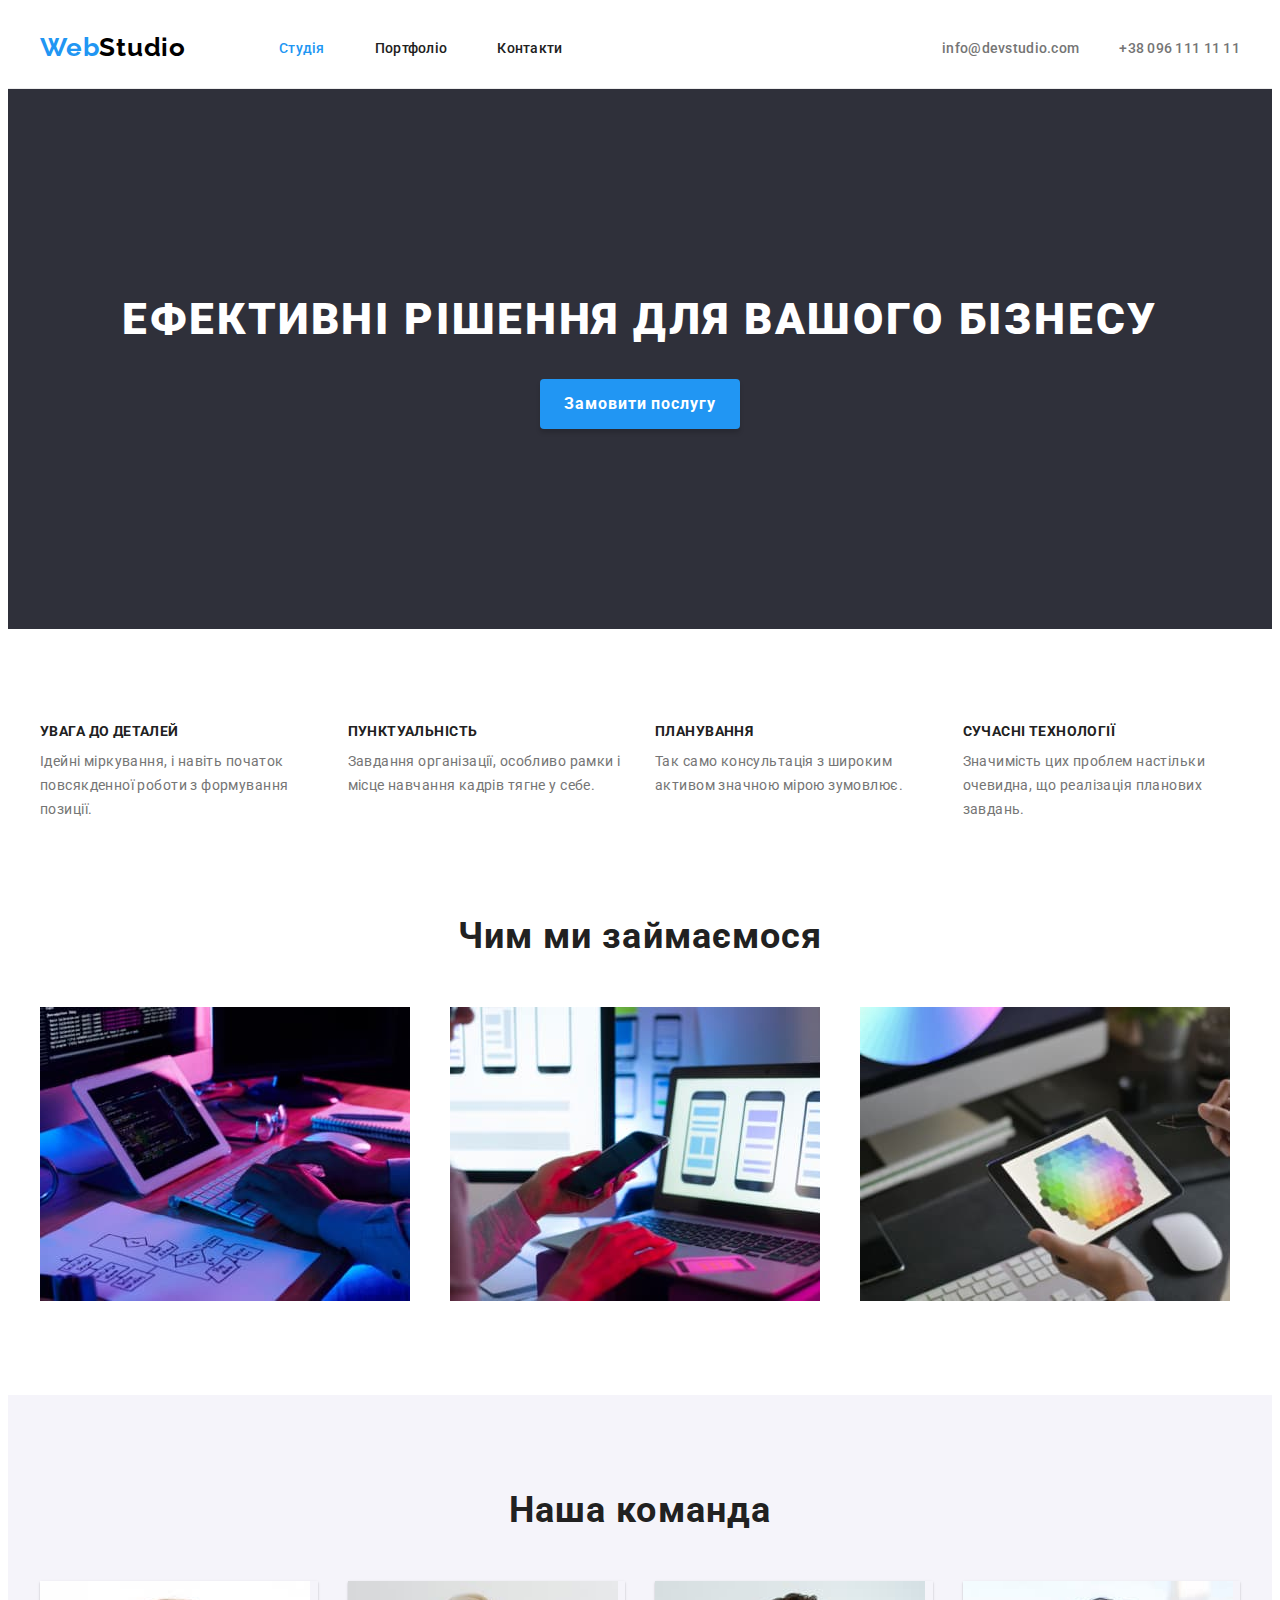
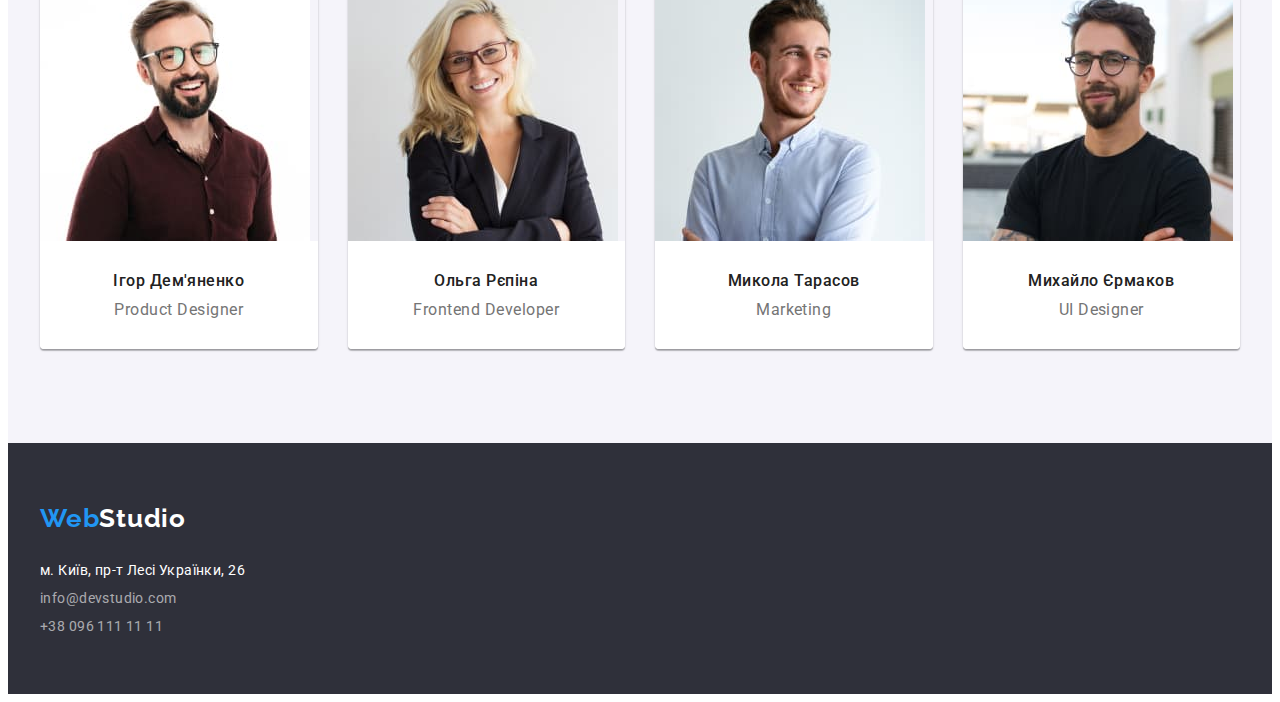
<file: index.html>
<!DOCTYPE html>
<html lang="uk-UA">

<head>
  <meta charset="UTF-8" />
  <meta http-equiv="X-UA-Compatible" content="IE=edge" />
  <meta name="viewport" content="width=device-width, initial-scale=1.0" />
  <title>Document</title>
  <link rel="preconnect" href="https://fonts.googleapis.com">
  <link rel="preconnect" href="https://fonts.gstatic.com" crossorigin>
  <link href="https://fonts.googleapis.com/css2?family=Raleway:wght@700&family=Roboto:wght@400;500;700;900&display=swap"
    rel="stylesheet">
  <link rel="stylesheet" href="https://cdnjs.cloudflare.com/ajax/libs/modern-normalize/1.1.0/modern-normalize.min.css"
    integrity="sha512-wpPYUAdjBVSE4KJnH1VR1HeZfpl1ub8YT/NKx4PuQ5NmX2tKuGu6U/JRp5y+Y8XG2tV+wKQpNHVUX03MfMFn9Q=="
    crossorigin="anonymous" referrerpolicy="no-referrer" />
  <link rel="stylesheet" href="./css/styles.css">
</head>

<body>
  <header class="header">
    <!--Головна навігація-->
    <div class="container main-nav">
      <nav class="nav">
        <a href="./index.html" class="link logo"><span class="logo-web">Web</span><span
            class="logo-studio">Studio</span></a>
        <ul class="list site-nav">
          <li class="item"><a href="./index.html" class="link current">Студія</a></li>
          <li class="item"><a href="./portfolio.html" class="link">Портфоліо</a></li>
          <li class="item"><a href="#" class="link">Контакти</a></li>
        </ul>
      </nav>
      <!--Контактна інформація, список контактів-->
      <ul class="list contacts">
        <li class="item"><a href=" mailto:info@devstudio.com" class="link">info@devstudio.com</a></li>
        <li class="item"><a href="tel:+380961111111" class="link">+38 096 111 11 11</a></li>
      </ul>
    </div>
  </header>
  <main>
    <!--Блок герой!-->
    <section class="hero">
      <div class="container">
        <h1 class="title">Ефективні рішення для вашого бізнесу</h1>
        <button type="button" class="button">Замовити послугу</button>
      </div>
    </section>
    <!--Секція наші сильні якості-->
    <section class="section our-strengths">
      <!--(h2 сховаємо від користувача за допомогою CSS)-->
      <div class="container">
        <h2 class="visually-hidden">Наші сильні якості</h2>
        <ul class="list strengths">
          <li class="item">
            <h3 class="title">Увага до деталей</h3>
            <p>Ідейні міркування, і навіть початок повсякденної роботи з формування позиції.</p>
          </li>
          <li class="item">
            <h3 class="title">Пунктуальність</h3>
            <p>Завдання організації, особливо рамки і місце навчання кадрів тягне у себе.</p>
          </li>
          <li class="item">
            <h3 class="title">Планування</h3>
            <p>Так само консультація з широким активом значною мірою зумовлює.</p>
          </li>
          <li class="item">
            <h3 class="title">Сучасні технології</h3>
            <p>Значимість цих проблем настільки очевидна, що реалізація планових завдань.</p>
          </li>
        </ul>
      </div>
    </section>
    <!--Секція чим ми займаємося-->
    <section class="section we-do">
      <div class="container">
        <h2 class="title">Чим ми займаємося</h2>
        <ul class="list foto">
          <li class="item">
            <img src="./images/programer-working-his-desk.jpg" alt="Програміст працює за своїм столом" width="370"
              height="294" />
          </li>
          <li class="item">
            <img src="./images/web-ui-designers-are-developing-application.jpg"
              alt="Дизайнери веб-інтерфейсу розробляють програму" width="370" height="294" />
          </li>
          <li class="item">
            <img src="./images/creative-artist-web-design.jpg" alt="Творчий художник веб-дизайну" width="370"
              height="294" />
          </li>
        </ul>
      </div>
    </section>
    <!--Секція Наша команда-->
    <section class="section our-team">
      <div class="container">
        <h2 class="title team-team">Наша команда</h2>
        <ul class="list team">
          <li class="item">
            <img src="./images/igor-dem.jpg" alt="Чоловік у коричневій сорочці і окулярах" width="270" height="260" />
            <div class="card">
              <h3 class="title">Ігор Дем'яненко</h3>
              <p lang="en">Product Designer</p>
            </div>
          </li>
          <li class="item">
            <img src="./images/olga-rep.jpg" alt="Молода дівчина в окулярах з світлим волоссям" width="270"
              height="260" />
            <div class="card">
              <h3 class="title">Ольга Рєпіна</h3>
              <p lang="en">Frontend Developer</p>
            </div>
          </li>
          <li class="item">
            <img src="./images/mykola-tarasov.jpg" alt="Чоловік у світлій сорочці посміхається" width="270"
              height="260" />
            <div class="card">
              <h3 class="title">Микола Тарасов</h3>
              <p lang="en">Marketing</p>
            </div>
          </li>
          <li class="item">
            <img src="./images/myh-ermak.jpg" alt="Брюнет в чорній сорочці і окулярах" width="270" height="260" />
            <div class="card">
              <h3 class="title">Михайло Єрмаков</h3>
              <p lang="en">UI Designer</p>
            </div>
          </li>
        </ul>
      </div>
    </section>
  </main>
  <!--Підвал, логотип посилання на головну, адреса, список контактів-->
  <footer class="footer">
    <div class="container"><a href="./index.html" class="link logo"><span class="logo-web">Web</span><span
          class="logo-studio">Studio</span></a>
      <address>
        <ul class="list contacts-ft">
          <li class="item">
            <a href="https://goo.gl/maps/CPtrU1FHBa2aNyZL9" target="_blank" rel="noopener noreferrer nofollow"
              class="link address">м. Київ,
              пр-т Лесі Українки, 26</a>
          </li>
          <li class="item"><a href="mailto:info@devstudio.com" class="link">info@devstudio.com</a></li>
          <li class="item"><a href="tel:+380961111111" class="link">+38 096 111 11 11</a></li>
        </ul>
      </address>
    </div>
  </footer>
</body>

</html>
</file>
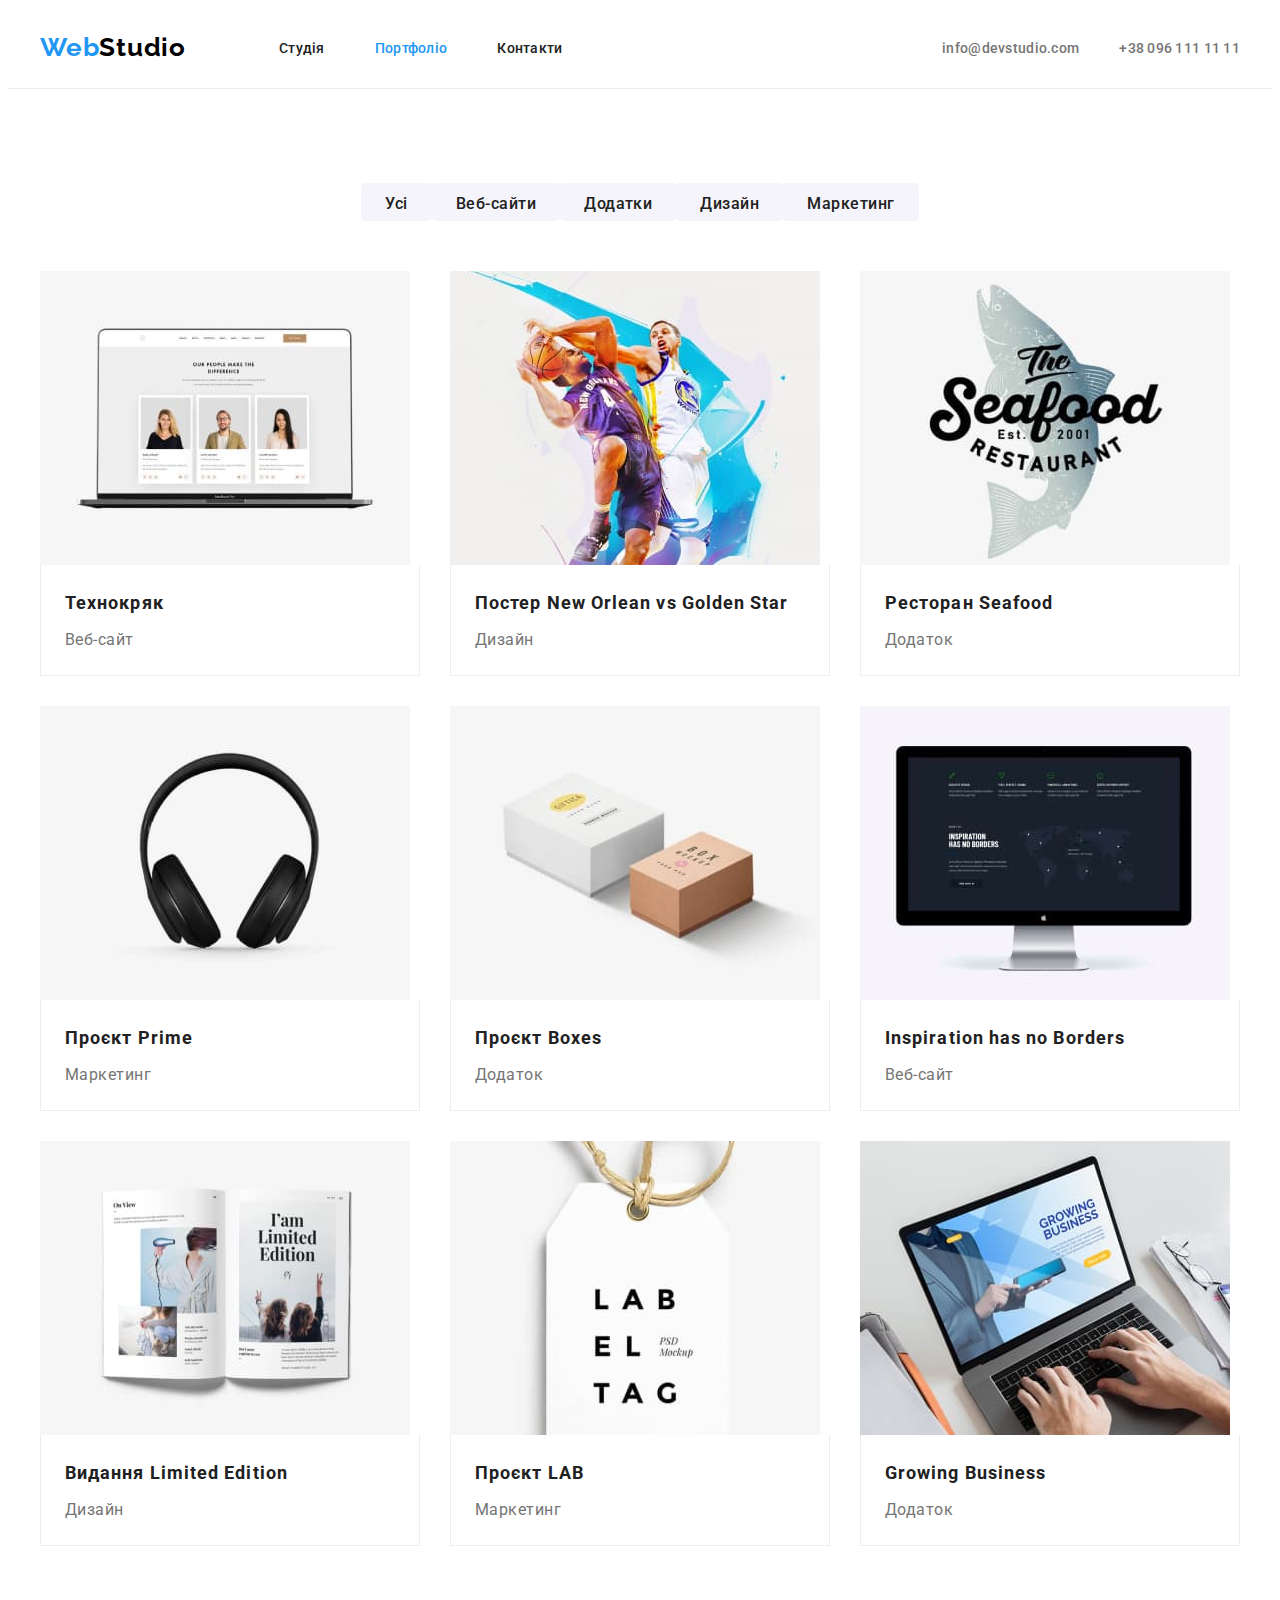
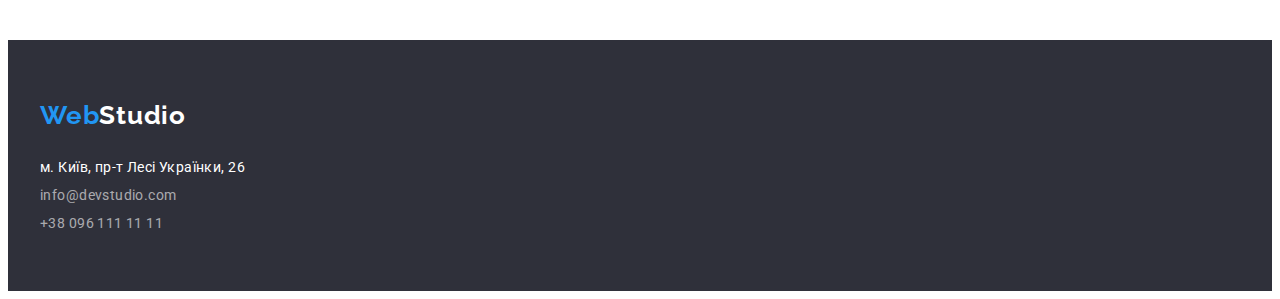
<file: portfolio.html>
<!DOCTYPE html>
<html lang="uk-UA">

<head>
    <meta charset="UTF-8" />
    <meta http-equiv="X-UA-Compatible" content="IE=edge" />
    <meta name="viewport" content="width=device-width, initial-scale=1.0" />
    <title>Document</title>
    <link rel="preconnect" href="https://fonts.googleapis.com">
    <link rel="preconnect" href="https://fonts.gstatic.com" crossorigin>
    <link
        href="https://fonts.googleapis.com/css2?family=Raleway:wght@700&family=Roboto:wght@400;500;700;900&display=swap"
        rel="stylesheet">
    <link rel="stylesheet" href="https://cdnjs.cloudflare.com/ajax/libs/modern-normalize/1.1.0/modern-normalize.min.css"
        integrity="sha512-wpPYUAdjBVSE4KJnH1VR1HeZfpl1ub8YT/NKx4PuQ5NmX2tKuGu6U/JRp5y+Y8XG2tV+wKQpNHVUX03MfMFn9Q=="
        crossorigin="anonymous" referrerpolicy="no-referrer" />
    <link rel="stylesheet" href="./css/styles.css">
</head>

<body>
    <header class="header">
        <!--Головна навігація-->
        <div class="container main-nav">
            <nav class="nav">
                <a href="./index.html" class="link logo"><span class="logo-web">Web</span><span
                        class="logo-studio">Studio</span></a>
                <ul class="list site-nav">
                    <li class="item"><a href="./index.html" class="link">Студія</a></li>
                    <li class="item"><a href="./portfolio.html" class="link current">Портфоліо</a></li>
                    <li class="item"><a href="#" class="link">Контакти</a></li>
                </ul>
            </nav>
            <!--Контактна інформація, список контактів-->
            <ul class="list contacts">
                <li class="item"><a href=" mailto:info@devstudio.com" class="link">info@devstudio.com</a></li>
                <li class="item"><a href="tel:+380961111111" class="link">+38 096 111 11 11</a></li>
            </ul>
        </div>
    </header>
    <main>
        <section class="section">
            <div class="container">
                <h1 class="visually-hidden">Приклади наших робіт</h1>
                <!-- Фільтри -->
                <ul class="list list-filtr item">
                    <li><button type="button" class="filtr">Усі</button></li>
                    <li><button type="button" class="filtr">Веб-сайти</button></li>
                    <li><button type="button" class="filtr">Додатки</button></li>
                    <li><button type="button" class="filtr">Дизайн</button></li>
                    <li><button type="button" class="filtr">Маркетинг</button></li>
                </ul>
                <!-- Секція приклади наших робіт -->
                <ul class="list examples">
                    <li class="item"><img src="./images/technocrack.jpg" alt="Інтернет сторінка з фотографіями людей"
                            width="370" height="294" />
                        <div class="signature">
                            <h2 class="title">Технокряк</h2>
                            <p>Веб-сайт</p>
                        </div>
                    </li>
                    <li class="item"><img src="./images/poster-basketball.jpg" alt="Два чоловіки грають в баскетбол"
                            width="370" height="294" />
                        <div class="signature">
                            <h2 class="title">Постер <span lang="en">New Orlean vs Golden Star</span></h2>
                            <p>Дизайн</p>
                        </div>
                    </li>
                    <li class="item"><img src="./images/seafood-restaurant.jpg" alt="Риба" width="370" height="294" />
                        <div class="signature">
                            <h2 class="title">Ресторан <span lang="en">Seafood</span></h2>
                            <p>Додаток</p>
                        </div>
                    </li>
                    <li class="item"><img src="./images/project-prime.jpg" alt="Великі бездротові навушники" width="370"
                            height="294" />
                        <div class="signature">
                            <h2 class="title">Проєкт <span lang="en">Prime</span></h2>
                            <p>Маркетинг</p>
                        </div>
                    </li>
                    <li class="item"><img src="./images/project-boxes.jpg" alt="біла і коричнева коробки" width="370"
                            height="294" />
                        <div class="signature">
                            <h2 class="title">Проєкт <span lang="en">Boxes</span></h2>
                            <p>Додаток</p>
                        </div>
                    </li>
                    <li class="item"><img src="./images/inspiration-has-no-borders.jpg"
                            alt="Монітор з інтернет сторінкою" width="370" height="294" />
                        <div class="signature">
                            <h2 class="title" lang="en">Inspiration has no Borders</h2>
                            <p>Веб-сайт</p>
                        </div>
                    </li>
                    <li class="item"><img src="./images/limited-edition.jpg" alt="Розгорнута книга" width="370"
                            height="294" />
                        <div class="signature">
                            <h2 class="title">Видання <span lang="en">Limited Edition</span></h2>
                            <p>Дизайн</p>
                        </div>
                    </li>
                    <li class="item"><img src="./images/lab-project.jpg" alt="Бірка з написом" width="370"
                            height="294" />
                        <div class="signature">
                            <h2 class="title">Проєкт <span lang="en">LAB</span></h2>
                            <p>Маркетинг</p>
                        </div>
                    </li>
                    <li class="item"><img src="./images/growing-business.jpg" alt="Людина друкує на клавіатурі лаптопа"
                            width="370" height="294" />
                        <div class="signature">
                            <h2 class="title" lang="en">Growing Business</h2>
                            <p>Додаток</p>
                        </div>
                    </li>
                </ul>
            </div>
        </section>
    </main>
    <!--Підвал, логотип посилання на головну, адреса, список контактів-->
    <footer class="footer">
        <div class="container"><a href="./index.html" class="link logo"><span class="logo-web">Web</span><span
                    class="logo-studio">Studio</span></a>
            <address>
                <ul class="list contacts-ft">
                    <li class="item">
                        <a href="https://goo.gl/maps/CPtrU1FHBa2aNyZL9" target="_blank"
                            rel="noopener noreferrer nofollow" class="link address">м. Київ,
                            пр-т Лесі Українки, 26</a>
                    </li>
                    <li class="item"><a href="mailto:info@devstudio.com" class="link">info@devstudio.com</a></li>
                    <li class="item"><a href="tel:+380961111111" class="link">+38 096 111 11 11</a></li>
                </ul>
            </address>
        </div>
    </footer>
</body>

</html>
</file>
<file: css/styles.css>
/*Колір заголовків #212121
Основний колір тексту тексту #757575
Чорний лого #000000
Бірюзовий #2196F3
Білий #FFFFFF
Колір тексту в футері телефон і мило
rgba(255, 255, 255, 0.6);
Колір фону хедера #FFFFFF
Колір фону блока герой #2F303A
Основний колір фону #F5F5F5 
Колір фону наша команда #F5F4FA
Колір фону футер #2F303A
*/
/* Які сімейства шпифту:
font-family: 'Raleway', sans-serif;
font-family: 'Roboto', sans-serif; */

:root {
  --main-text-color: #757575;
  --turquoise-color: #2196f3;
  --nav-title-color: #212121;
  --tel-mail-footer-col: rgba(255, 255, 255, 0.6);
  --white-color: #ffffff;
  --black-color: #000000;
  --dark-color: #2f303a;
  --section-light-color: #f5f4fa;
  --button-active-color: #188ce8;
  --card-set-gap: 30px;
}
body {
  font-family: 'Roboto', sans-serif;
  color: var(--main-text-color);
  background-color: var(--white-color);
}
h1,
h2,
h3,
h4,
h5,
h6,
p {
  margin-top: 0;
  margin-bottom: 0;
}
.list {
  list-style: none;
  padding-left: 0;
  margin: 0;
}
.link {
  text-decoration: none;
  color: inherit;
}
img {
  display: block;
  max-width: 100%;
  height: auto;
}
.visually-hidden {
  position: absolute;
  white-space: nowrap;
  width: 1px;
  height: 1px;
  overflow: hidden;
  border: 0;
  padding: 0;
  clip: rect(0 0 0 0);
  clip-path: inset(50%);
  margin: -1px;
}
.container {
  width: 1200px;
  padding-left: 15px;
  padding-right: 15px;
  margin-left: auto;
  margin-right: auto;
}

/* Header */
.nav .logo-web {
  color: var(--turquoise-color);
}
.nav .logo-studio {
  color: var(--black-color);
}
.logo {
  font-family: 'Raleway', sans-serif;
  font-weight: 700;
  font-size: 26px;
  line-height: calc(31 / 26);
  letter-spacing: 0.03em;
}
.main-nav {
  display: flex;
  align-items: center;
}
.nav {
  display: flex;
}
.nav .logo {
  display: block;
  padding-top: 24px;
  padding-bottom: 25px;
  margin-right: 93px;
}
.site-nav {
  display: flex;
}
.site-nav .item:not(:last-child) {
  margin-right: 50px;
}
.site-nav .link {
  display: block;
  padding-top: 32px;
  padding-bottom: 32px;

  font-weight: 500;
  font-size: 14px;
  line-height: calc(16 / 14);
  letter-spacing: 0.02em;
  color: var(--nav-title-color);
}
.nav .link:hover,
.nav .link:focus {
  color: var(--turquoise-color);
}
.nav .link.current {
  color: var(--turquoise-color);
}
.contacts {
  display: flex;
  margin-left: auto;
}
.contacts .item:not(:last-child) {
  margin-right: 40px;
}
.contacts .link {
  display: block;
  padding-top: 32px;
  padding-bottom: 32px;

  font-weight: 500;
  font-size: 14px;
  line-height: calc(16 / 14);
  letter-spacing: 0.02em;
  color: var(--main-text-color);
}
.contacts .link:hover,
.contacts .link:focus {
  color: var(--turquoise-color);
}
.header {
  border-bottom: 1px solid #ececec;
}

/* Hero */
.hero .title {
  margin-bottom: 30px;

  font-weight: 900;
  font-size: 44px;
  line-height: calc(60 / 44);
  letter-spacing: 0.06em;
  text-transform: uppercase;
  color: var(--white-color);
}
.hero {
  padding-top: 200px;
  padding-bottom: 200px;
  text-align: center;
  background-color: var(--dark-color);
}

/* Кнопка */
.button {
  width: 200px;
  height: 50px;
  font-family: inherit;
  font-weight: 700;
  font-size: 16px;
  line-height: calc(30 / 16);
  letter-spacing: 0.06em;
  border-color: transparent;
  cursor: pointer;
  box-shadow: 0px 4px 4px rgba(0, 0, 0, 0.15);
  border-radius: 4px;
  color: var(--white-color);
  background-color: var(--turquoise-color);
}
.button:hover,
.button:focus {
  background-color: var(--button-active-color);
}

/* Секція наші сильні якості */
.section {
  padding-top: 94px;
  padding-bottom: 94px;
}
.section .title {
  font-weight: 700;
  font-size: 36px;
  line-height: calc(42 / 36);
  letter-spacing: 0.03em;
  color: var(--nav-title-color);
}
.strengths .title {
  margin-bottom: 10px;

  font-size: 14px;
  line-height: calc(16 / 14);
  letter-spacing: 0.03em;
  text-transform: uppercase;
}
.strengths p {
  font-size: 14px;
  line-height: calc(24 / 14);
  letter-spacing: 0.03em;
}
.strengths {
  display: flex;
  flex-wrap: wrap;
  margin-top: calc(-1 * var(--card-set-gap));
  margin-left: calc(-1 * var(--card-set-gap));
}
.strengths .item {
  margin-top: var(--card-set-gap);
  margin-left: var(--card-set-gap);
  flex-basis: calc(100% / 4 - var(--card-set-gap));
}

/* Секція чим ми займаємося */
.foto {
  display: flex;
  flex-wrap: wrap;
  margin-top: calc(-1 * var(--card-set-gap));
  margin-left: calc(-1 * var(--card-set-gap));
}
.foto .item {
  margin-top: var(--card-set-gap);
  margin-left: var(--card-set-gap);
  flex-basis: calc(100% / 3 - var(--card-set-gap));
}
.section.we-do {
  padding-top: 0;
}
.we-do .title {
  margin-bottom: 50px;
  text-align: center;
}

/* Секція Наша команда */
.team {
  display: flex;
  flex-wrap: wrap;
  margin-top: calc(-1 * var(--card-set-gap));
  margin-left: calc(-1 * var(--card-set-gap));
}
.team .item {
  margin-top: var(--card-set-gap);
  margin-left: var(--card-set-gap);
  flex-basis: calc(100% / 4 - var(--card-set-gap));

  overflow: hidden;
  box-shadow: 0px 1px 3px rgba(0, 0, 0, 0.12), 0px 1px 1px rgba(0, 0, 0, 0.14),
    0px 2px 1px rgba(0, 0, 0, 0.2);
  border-radius: 0px 0px 4px 4px;
}
.team .title {
  margin-bottom: 10px;

  font-weight: 500;
  font-size: 16px;
  line-height: calc(19 / 16);
  text-align: center;
}
.team p {
  font-size: 16px;
  line-height: 19px;
  letter-spacing: 0.03em;
  text-align: center;
}
.card {
  padding: 30px;

  background-color: var(--white-color);
}
.team-team {
  margin-bottom: 50px;
}
.our-team .team-team {
  text-align: center;
}
.our-team {
  background-color: var(--section-light-color);
}

/* Фільтри */
.list-filtr {
  display: flex;
  justify-content: center;
  margin-bottom: 50px;
}
.list-filtr .item:not(:last-child) {
  margin-right: 8px;
}
.filtr {
  height: 38px;
  padding: 6px 22px;
  font-family: inherit;
  font-weight: 500;
  font-size: 16px;
  line-height: calc(26 / 16);
  border-color: transparent;
  cursor: pointer;
  letter-spacing: 0.03em;
  color: var(--nav-title-color);
  background-color: var(--section-light-color);
  border-radius: 4px;
}
.filtr:hover,
.filtr:focus {
  color: var(--white-color);
  background-color: var(--turquoise-color);
  box-shadow: 0px 3px 1px rgba(0, 0, 0, 0.1), 0px 1px 2px rgba(0, 0, 0, 0.08),
    0px 2px 2px rgba(0, 0, 0, 0.12);
}

/* Секція приклади наших робіт */
.examples {
  display: flex;
  flex-wrap: wrap;
  margin-top: calc(-1 * var(--card-set-gap));
  margin-left: calc(-1 * var(--card-set-gap));
}
.examples .item {
  margin-top: var(--card-set-gap);
  margin-left: var(--card-set-gap);
  flex-basis: calc(100% / 3 - var(--card-set-gap));
}
.examples .title {
  margin-bottom: 4px;

  font-size: 18px;
  line-height: calc(36 / 18);
  letter-spacing: 0.06em;
}
.examples p {
  font-size: 16px;
  line-height: calc(30 / 16);
  letter-spacing: 0.03em;
}
.signature {
  padding: 20px 24px;
  border-right: 1px solid #eeeeee;
  border-bottom: 1px solid #eeeeee;
  border-left: 1px solid #eeeeee;
}

/* footer */
.footer .logo-web {
  color: var(--turquoise-color);
}
.footer .logo-studio {
  color: var(--white-color);
}
.contacts-ft .link {
  font-size: 14px;
  line-height: calc(16 / 14);
  letter-spacing: 0.03em;
  font-style: normal;
  color: var(--tel-mail-footer-col);
}
.contacts-ft .address {
  color: var(--white-color);
}
.contacts-ft .link:hover,
.contacts-ft .link:focus {
  color: var(--turquoise-color);
}
.footer {
  background-color: var(--dark-color);
}
.footer {
  padding-top: 60px;
  padding-bottom: 60px;
}
.footer .logo {
  display: block;
  margin-bottom: 28px;
}
.contacts-ft .item:not(:last-child) {
  margin-bottom: 12px;
}
.contacts-ft .item {
  display: flex;
}
</file>
